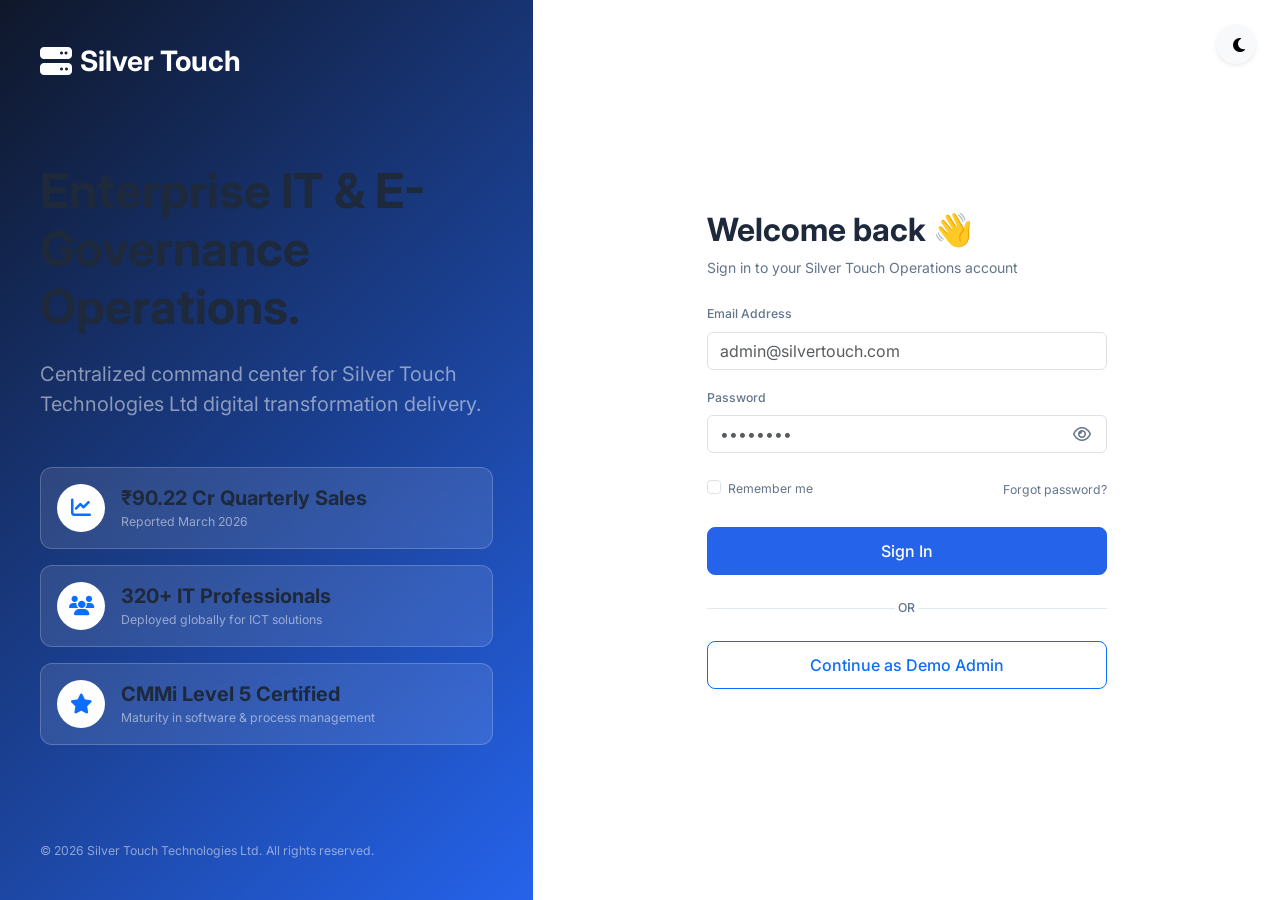
<file: login.html>
<!DOCTYPE html>
<html lang="en">
<head>
  <meta charset="UTF-8">
  <meta name="viewport" content="width=device-width, initial-scale=1.0">
  <title>Login | Silver Touch</title>
  
  <link href="https://fonts.googleapis.com/css2?family=Inter:wght@400;500;600;700&display=swap" rel="stylesheet">
  <link href="https://cdn.jsdelivr.net/npm/bootstrap@5.3.2/dist/css/bootstrap.min.css" rel="stylesheet">
  <link href="https://cdnjs.cloudflare.com/ajax/libs/font-awesome/6.5.0/css/all.min.css" rel="stylesheet">
  <link href="css/style.css" rel="stylesheet">
  <link href="css/dark-mode.css" rel="stylesheet">
</head>
<body class="auth-page">

  <div class="row g-0 h-100">
    
    <!-- Left Decorative Panel -->
    <div class="col-lg-5 d-none d-lg-block login-left-panel">
      <div class="d-flex flex-column h-100">
        
        <div class="d-flex align-items-center gap-2 mb-auto">
          <i class="fas fa-server fs-2"></i>
          <span class="fs-3 fw-bold">Silver Touch</span>
        </div>

        <div class="my-auto">
          <h1 class="display-5 fw-bold mb-4">Enterprise IT & E-Governance Operations.</h1>
          <p class="fs-5 text-white-50 mb-5">Centralized command center for Silver Touch Technologies Ltd digital transformation delivery.</p>

          <div class="decorative-card delay-1">
            <div class="d-flex align-items-center gap-3">
              <div class="icon-circle bg-white text-primary">
                <i class="fas fa-chart-line"></i>
              </div>
              <div>
                <h5 class="mb-0 fw-bold">₹90.22 Cr Quarterly Sales</h5>
                <small class="text-white-50">Reported March 2026</small>
              </div>
            </div>
          </div>

          <div class="decorative-card delay-3">
            <div class="d-flex align-items-center gap-3">
              <div class="icon-circle bg-white text-primary">
                <i class="fas fa-users"></i>
              </div>
              <div>
                <h5 class="mb-0 fw-bold">320+ IT Professionals</h5>
                <small class="text-white-50">Deployed globally for ICT solutions</small>
              </div>
            </div>
          </div>

          <div class="decorative-card delay-5">
            <div class="d-flex align-items-center gap-3">
              <div class="icon-circle bg-white text-primary">
                <i class="fas fa-star"></i>
              </div>
              <div>
                <h5 class="mb-0 fw-bold">CMMi Level 5 Certified</h5>
                <small class="text-white-50">Maturity in software & process management</small>
              </div>
            </div>
          </div>
        </div>

        <div class="mt-auto small text-white-50">
          &copy; 2026 Silver Touch Technologies Ltd. All rights reserved.
        </div>
      </div>
    </div>

    <!-- Right Login Panel -->
    <div class="col-12 col-lg-7 login-right-panel position-relative">
      
      <!-- Top Right Corner Controls -->
      <div class="position-absolute top-0 end-0 p-4">
        <button class="btn btn-light rounded-circle shadow-sm btn-circle-40" id="darkModeToggleAuth">
          <i class="fas fa-moon"></i>
        </button>
      </div>

      <div class="login-form-container">
        <!-- Logo for mobile -->
        <div class="d-flex align-items-center gap-2 mb-5 d-lg-none text-primary justify-content-center">
          <i class="fas fa-server fs-2"></i>
          <span class="fs-3 fw-bold text-dark app-title">Silver Touch</span>
        </div>

        <h2 class="fw-bold mb-2">Welcome back 👋</h2>
        <p class="text-muted mb-4">Sign in to your Silver Touch Operations account</p>

        <div id="loginAlert" class="alert alert-danger d-none py-2 px-3 small rounded-3 border-0 bg-danger-light text-danger mb-4">
          <i class="fas fa-exclamation-circle me-1"></i> Invalid email or password. Please try again.
        </div>

        <form id="loginForm">
          <div class="mb-3">
            <label class="form-label text-muted small fw-medium">Email Address</label>
            <div class="position-relative">
              <input type="email" class="form-control" id="loginEmail" placeholder="admin@silvertouch.com">
            </div>
          </div>

          <div class="mb-4">
            <label class="form-label text-muted small fw-medium">Password</label>
            <div class="position-relative">
              <input type="password" class="form-control pe-5" id="loginPassword" placeholder="••••••••">
              <button type="button" class="btn border-0 position-absolute end-0 top-50 translate-middle-y text-muted" id="togglePass">
                <i class="far fa-eye"></i>
              </button>
            </div>
          </div>

          <div class="d-flex justify-content-between align-items-center mb-4">
            <div class="form-check">
              <input type="checkbox" class="form-check-input" id="rememberMe">
              <label class="form-check-label small text-muted" for="rememberMe">Remember me</label>
            </div>
            <a href="#" class="small text-muted text-decoration-none hover-primary">Forgot password?</a>
          </div>

          <button type="submit" class="btn btn-primary w-100 mb-4 btn-h48">Sign In</button>
        </form>

        <div class="divider-text mb-4 text-muted small text-uppercase fw-medium">or</div>

        <button type="button" id="demoBtn" class="btn btn-outline-primary w-100 btn-h48">
          <span class="btn-text">Continue as Demo Admin</span>
          <span class="spinner-border spinner-border-sm d-none ms-2" role="status"></span>
        </button>

      </div>
    </div>

  </div>

  <script src="https://code.jquery.com/jquery-3.7.1.min.js"></script>
  <script src="js/validation.js"></script>
  <script>
    $(document).ready(function() {
      // Dark mode toggle for auth page
      const darkModeToggle = $('#darkModeToggleAuth');
      const body = $('body');
      
      if (localStorage.getItem('shopsphere-theme') === 'dark') {
        body.addClass('dark-mode');
        darkModeToggle.find('i').removeClass('fa-moon').addClass('fa-sun');
        $('.app-title').removeClass('text-dark').addClass('text-white');
      }

      darkModeToggle.on('click', function () {
        body.toggleClass('dark-mode');
        const isDark = body.hasClass('dark-mode');
        localStorage.setItem('shopsphere-theme', isDark ? 'dark' : 'light');
        $(this).find('i').toggleClass('fa-moon fa-sun');
        if(isDark) {
          $('.app-title').removeClass('text-dark').addClass('text-white');
        } else {
          $('.app-title').removeClass('text-white').addClass('text-dark');
        }
      });

      // Show/hide password
      $('#togglePass').on('click', function() {
        const input = $('#loginPassword');
        const icon = $(this).find('i');
        if (input.attr('type') === 'password') {
          input.attr('type', 'text');
          icon.removeClass('fa-eye').addClass('fa-eye-slash');
        } else {
          input.attr('type', 'password');
          icon.removeClass('fa-eye-slash').addClass('fa-eye');
        }
      });

      // Clear errors on focus
      $('input').on('focus', function() {
        clearFieldError($(this).attr('id'));
        $('#loginAlert').addClass('d-none');
      });

      // Login form submit
      $('#loginForm').on('submit', function(e) {
        e.preventDefault();
        $('#loginAlert').addClass('d-none');
        clearAllErrors('loginForm');
        
        let isValid = true;
        const email = $('#loginEmail').val();
        const pwd = $('#loginPassword').val();

        if (validateRequired(email, 'Email') || validateEmail(email)) {
          showFieldError('loginEmail', 'Please enter a valid email address.');
          isValid = false;
        }

        if (validateRequired(pwd, 'Password') || pwd.length < 6) {
          showFieldError('loginPassword', 'Password must be at least 6 characters.');
          isValid = false;
        }

        if (isValid) {
          if (email === 'admin@silvertouch.com' && pwd === 'Admin@123') {
            window.location.href = 'index.html';
          } else {
            $('#loginAlert').removeClass('d-none');
          }
        }
      });

      // Demo login
      $('#demoBtn').on('click', function() {
        const btn = $(this);
        btn.prop('disabled', true);
        btn.find('.spinner-border').removeClass('d-none');
        
        setTimeout(() => {
          window.location.href = 'index.html';
        }, 800);
      });
    });
  </script>
</body>
</html>
</file>
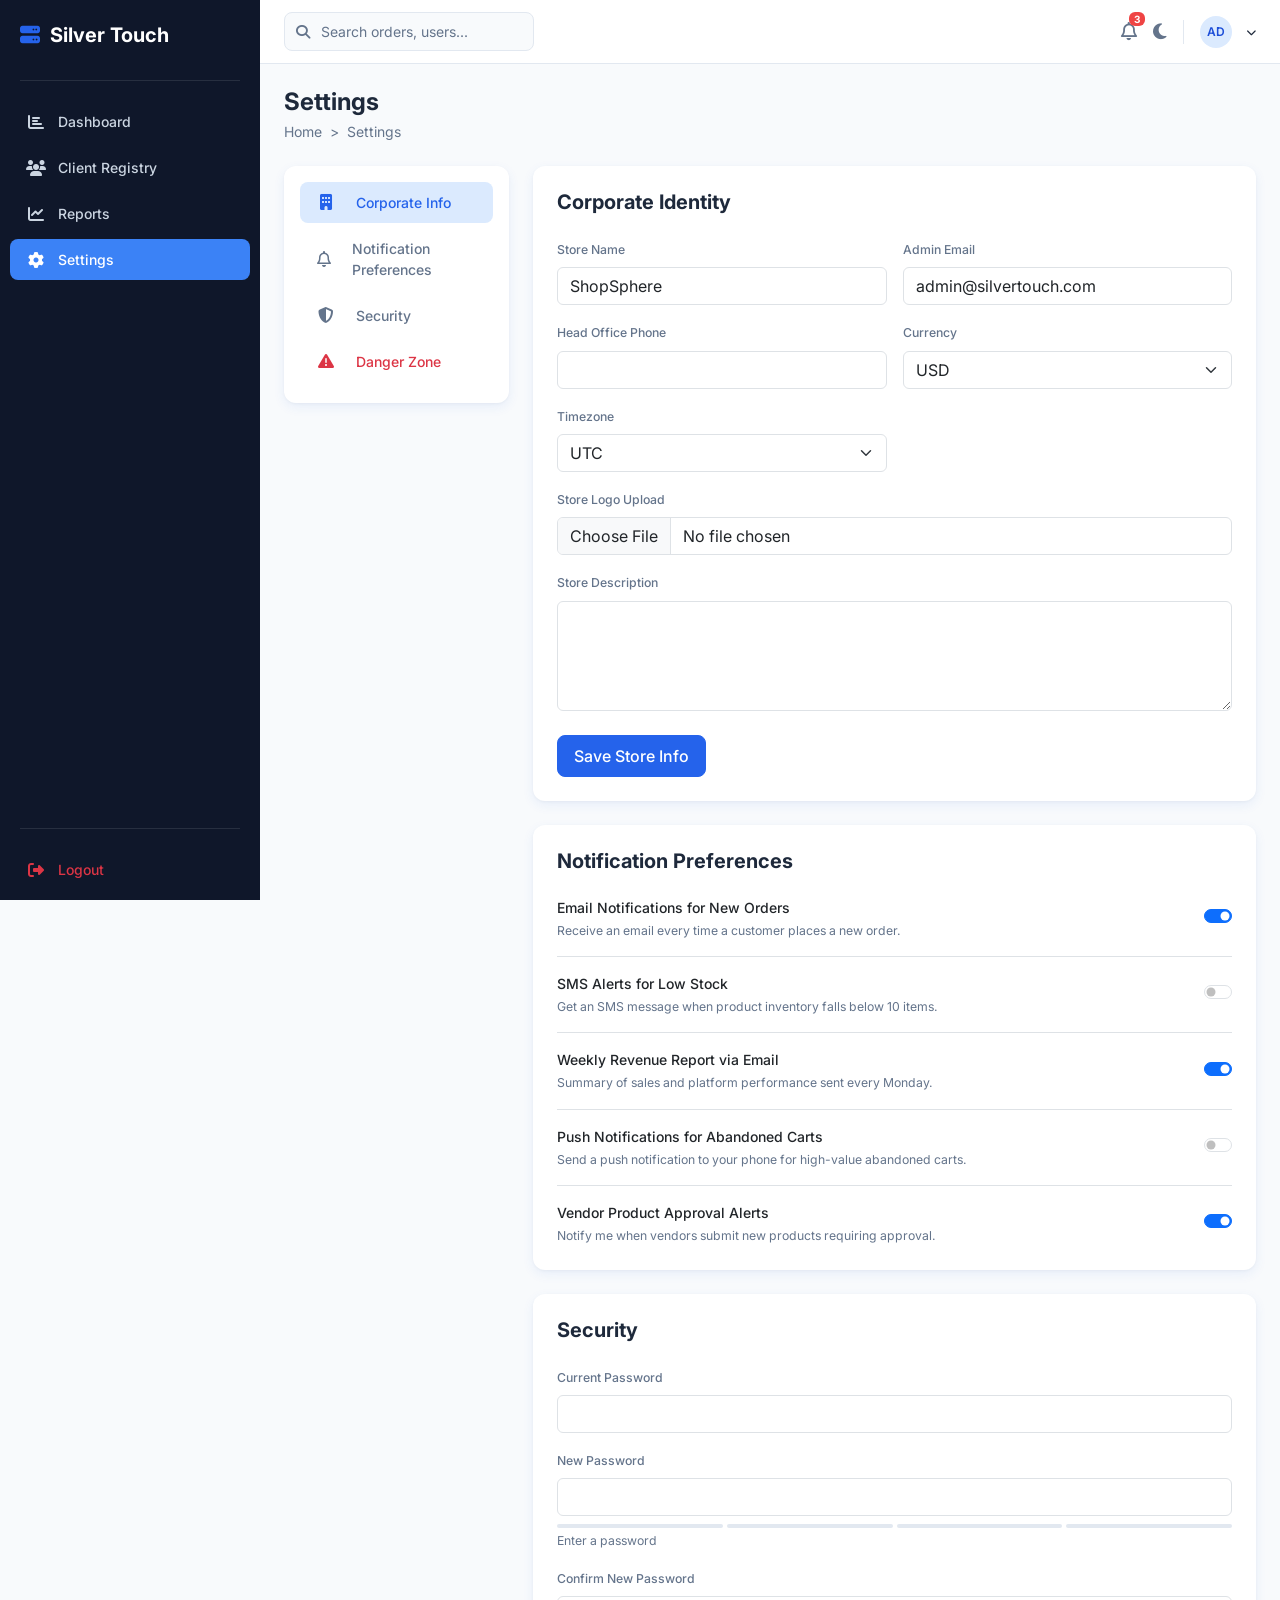
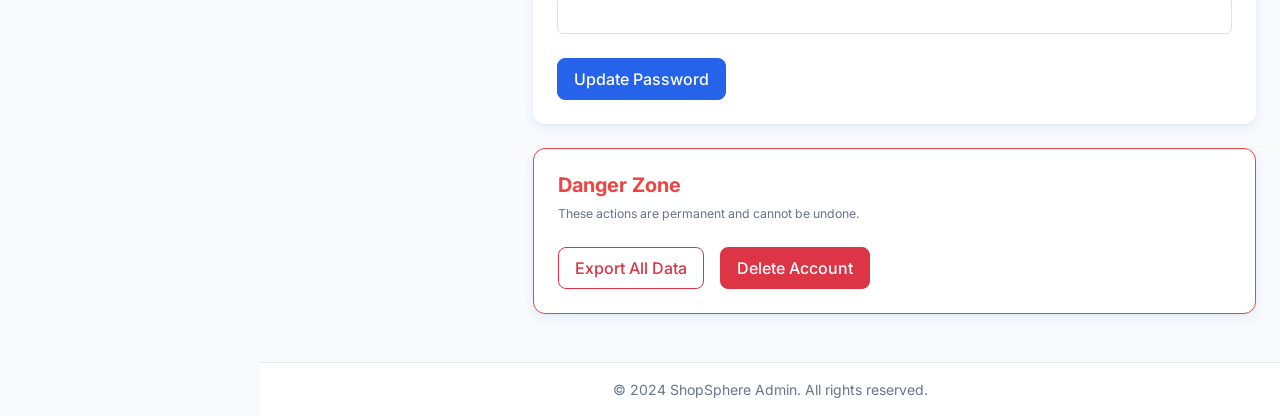
<file: settings.html>
<!DOCTYPE html>
<html lang="en">
<head>
  <meta charset="UTF-8">
  <meta name="viewport" content="width=device-width, initial-scale=1.0">
  <title>Settings | Silver Touch</title>
  
  <link href="https://fonts.googleapis.com/css2?family=Inter:wght@400;500;600;700&display=swap" rel="stylesheet">
  <link href="https://cdn.jsdelivr.net/npm/bootstrap@5.3.2/dist/css/bootstrap.min.css" rel="stylesheet">
  <link href="https://cdnjs.cloudflare.com/ajax/libs/font-awesome/6.5.0/css/all.min.css" rel="stylesheet">
  <link href="css/style.css" rel="stylesheet">
  <link href="css/dark-mode.css" rel="stylesheet">
  <style>
    .settings-nav .nav-link {
      color: var(--text-secondary);
      border-radius: 8px;
      padding: 10px 16px;
      margin-bottom: 5px;
      font-weight: 500;
    }
    .settings-nav .nav-link:hover, .settings-nav .nav-link.active {
      background-color: var(--primary-light);
      color: var(--primary);
    }
    body.dark-mode .settings-nav .nav-link:hover, body.dark-mode .settings-nav .nav-link.active {
      background-color: rgba(99, 102, 241, 0.2);
    }
  </style>
</head>
<body>

  <div class="sidebar-overlay d-none" id="sidebarOverlay"></div>

  <aside class="sidebar" id="sidebar">
    <div class="sidebar-header">
      <a href="index.html" class="sidebar-logo">
        <i class="fas fa-server"></i> Silver Touch
      </a>
      <button id="sidebarClose"><i class="fas fa-times"></i></button>
    </div>
    <div class="sidebar-divider"></div>
    <nav class="sidebar-nav">
      <a href="index.html" class="nav-link"><i class="fas fa-chart-bar"></i> Dashboard</a>
      <a href="users.html" class="nav-link"><i class="fas fa-users"></i> Client Registry</a>
      <a href="reports.html" class="nav-link"><i class="fas fa-chart-line"></i> Reports</a>
      <a href="settings.html" class="nav-link active"><i class="fas fa-cog"></i> Settings</a>
    </nav>
    <div class="sidebar-divider"></div>
    <div class="sidebar-footer">
      <a href="login.html" class="nav-link text-danger"><i class="fas fa-sign-out-alt"></i> Logout</a>
    </div>
  </aside>

  <div class="main-content">
    
    <header class="topbar">
      <div class="topbar-left">
        <button id="sidebarToggle"><i class="fas fa-bars"></i></button>
        <div class="search-container d-none d-md-block">
          <i class="fas fa-search"></i>
          <input type="text" placeholder="Search orders, users...">
        </div>
      </div>
      <div class="topbar-right">
        <div class="dropdown">
          <button class="icon-btn" data-bs-toggle="dropdown" aria-expanded="false">
            <i class="far fa-bell"></i>
            <span class="badge">3</span>
          </button>
          <ul class="dropdown-menu dropdown-menu-end shadow p-0 notification-dropdown">
            <li class="p-3 border-bottom fw-bold d-flex justify-content-between align-items-center">
              Notifications
              <span class="badge bg-primary rounded-pill">3 new</span>
            </li>
            <li class="p-3 border-bottom d-flex gap-3 text-wrap">
              <div class="icon-circle-sm bg-accent-light"><i class="fas fa-check text-accent text-12"></i></div>
              <div><div class="small fw-medium">Order #SS-4821 Delivered</div><div class="text-muted text-11">2 mins ago</div></div>
            </li>
            <li class="p-3 border-bottom d-flex gap-3">
              <div class="icon-circle-sm bg-primary-light"><i class="fas fa-user-plus text-primary text-12"></i></div>
              <div><div class="small fw-medium">New User Registration</div><div class="text-muted text-11">15 mins ago</div></div>
            </li>
            <li class="p-3 border-bottom d-flex gap-3">
              <div class="icon-circle-sm bg-warning-light"><i class="fas fa-exclamation text-warning text-12"></i></div>
              <div><div class="small fw-medium">Low Stock Alert</div><div class="text-muted text-11">1 hr ago</div></div>
            </li>
            <li class="p-2 text-center border-top">
              <a class="small text-decoration-none" href="#">Mark all as read</a>
            </li>
          </ul>
        </div>
        <button class="icon-btn" id="darkModeToggle">
          <i class="fas fa-moon"></i>
        </button>
        <div class="topbar-divider"></div>
        <div class="dropdown">
          <button class="user-dropdown" data-bs-toggle="dropdown">
            <div class="avatar">AD</div>
            <i class="fas fa-chevron-down ms-1 dropdown-chevron"></i>
          </button>
          <ul class="dropdown-menu dropdown-menu-end shadow">
            <li><a class="dropdown-item" href="#"><i class="fas fa-user-circle me-2 text-muted"></i>My Profile</a></li>
            <li><a class="dropdown-item" href="settings.html"><i class="fas fa-cog me-2 text-muted"></i>Account Settings</a></li>
            <li><hr class="dropdown-divider"></li>
            <li><a class="dropdown-item text-danger" href="login.html"><i class="fas fa-sign-out-alt me-2 text-danger"></i>Sign Out</a></li>
          </ul>
        </div>
      </div>
    </header>

    <main class="page-content">
      
      <div class="page-header">
        <div>
          <h4 class="mb-1">Settings</h4>
          <p class="breadcrumb">Home <span class="mx-2">&gt;</span> Settings</p>
        </div>
      </div>

      <div class="row">
        <!-- Settings Sidebar -->
        <div class="col-lg-3 mb-4">
          <div class="card p-3 sticky-top sticky-nav-88">
            <nav class="nav flex-column settings-nav">
              <a class="nav-link active" href="#store-info"><i class="fas fa-building me-2"></i> Corporate Info</a>
              <a class="nav-link" href="#notifications"><i class="far fa-bell me-2"></i> Notification Preferences</a>
              <a class="nav-link" href="#security"><i class="fas fa-shield-alt me-2"></i> Security</a>
              <a class="nav-link text-danger" href="#danger-zone"><i class="fas fa-exclamation-triangle me-2"></i> Danger Zone</a>
            </nav>
          </div>
        </div>

        <!-- Settings Content -->
        <div class="col-lg-9">
          
          <!-- Store Information -->
          <div id="store-info" class="card p-4 mb-4">
            <h5 class="mb-4">Corporate Identity</h5>
            <form id="storeForm">
              <div class="row g-3">
                <div class="col-md-6">
                  <label class="form-label text-muted small fw-medium">Store Name</label>
                  <input type="text" class="form-control" id="storeName" value="ShopSphere" required>
                </div>
                <div class="col-md-6">
                  <label class="form-label text-muted small fw-medium">Admin Email</label>
                  <input type="email" class="form-control" id="storeEmail" value="admin@silvertouch.com" required>
                </div>
                <div class="col-md-6">
                  <label class="form-label text-muted small fw-medium">Head Office Phone</label>
                  <input type="tel" class="form-control" id="storePhone">
                </div>
                <div class="col-md-6">
                  <label class="form-label text-muted small fw-medium">Currency</label>
                  <select class="form-select" id="storeCurrency">
                    <option value="USD">USD</option>
                    <option value="EUR">EUR</option>
                    <option value="GBP">GBP</option>
                    <option value="INR">INR</option>
                  </select>
                </div>
                <div class="col-md-6">
                  <label class="form-label text-muted small fw-medium">Timezone</label>
                  <select class="form-select" id="storeTimezone">
                    <option value="UTC">UTC</option>
                    <option value="UTC+5:30">UTC+5:30</option>
                    <option value="UTC-5">UTC-5</option>
                    <option value="UTC+1">UTC+1</option>
                  </select>
                </div>
                <div class="col-12">
                  <label class="form-label text-muted small fw-medium">Store Logo Upload</label>
                  <input type="file" class="form-control" id="storeLogo">
                </div>
                <div class="col-12">
                  <label class="form-label text-muted small fw-medium">Store Description</label>
                  <textarea class="form-control" id="storeDesc" rows="4"></textarea>
                </div>
                <div class="col-12 mt-4">
                  <button type="submit" class="btn btn-primary">Save Store Info</button>
                </div>
              </div>
            </form>
          </div>

          <!-- Notification Preferences -->
          <div id="notifications" class="card p-4 mb-4">
            <h5 class="mb-4">Notification Preferences</h5>
            
            <div class="d-flex justify-content-between align-items-center border-bottom pb-3 mb-3">
              <div>
                <div class="fw-medium">Email Notifications for New Orders</div>
                <div class="small text-muted mt-1">Receive an email every time a customer places a new order.</div>
              </div>
              <div class="form-check form-switch ps-0">
                <input class="form-check-input ms-0 float-end" type="checkbox" checked>
              </div>
            </div>
            
            <div class="d-flex justify-content-between align-items-center border-bottom pb-3 mb-3">
              <div>
                <div class="fw-medium">SMS Alerts for Low Stock</div>
                <div class="small text-muted mt-1">Get an SMS message when product inventory falls below 10 items.</div>
              </div>
              <div class="form-check form-switch ps-0">
                <input class="form-check-input ms-0 float-end" type="checkbox">
              </div>
            </div>
            
            <div class="d-flex justify-content-between align-items-center border-bottom pb-3 mb-3">
              <div>
                <div class="fw-medium">Weekly Revenue Report via Email</div>
                <div class="small text-muted mt-1">Summary of sales and platform performance sent every Monday.</div>
              </div>
              <div class="form-check form-switch ps-0">
                <input class="form-check-input ms-0 float-end" type="checkbox" checked>
              </div>
            </div>
            
            <div class="d-flex justify-content-between align-items-center border-bottom pb-3 mb-3">
              <div>
                <div class="fw-medium">Push Notifications for Abandoned Carts</div>
                <div class="small text-muted mt-1">Send a push notification to your phone for high-value abandoned carts.</div>
              </div>
              <div class="form-check form-switch ps-0">
                <input class="form-check-input ms-0 float-end" type="checkbox">
              </div>
            </div>

            <div class="d-flex justify-content-between align-items-center">
              <div>
                <div class="fw-medium">Vendor Product Approval Alerts</div>
                <div class="small text-muted mt-1">Notify me when vendors submit new products requiring approval.</div>
              </div>
              <div class="form-check form-switch ps-0">
                <input class="form-check-input ms-0 float-end" type="checkbox" checked>
              </div>
            </div>

          </div>

          <!-- Security -->
          <div id="security" class="card p-4 mb-4">
            <h5 class="mb-4">Security</h5>
            <form id="passwordForm">
              <div class="row g-3">
                <div class="col-12">
                  <label class="form-label text-muted small fw-medium">Current Password</label>
                  <input type="password" class="form-control" id="currentPassword" required>
                </div>
                <div class="col-12">
                  <label class="form-label text-muted small fw-medium">New Password</label>
                  <input type="password" class="form-control" id="newPassword" required>
                  
                  <div class="password-strength mt-2">
                    <div class="strength-segments d-flex gap-1">
                      <div class="segment" id="seg1"></div>
                      <div class="segment" id="seg2"></div>
                      <div class="segment" id="seg3"></div>
                      <div class="segment" id="seg4"></div>
                    </div>
                    <small id="strengthLabel" class="text-muted mt-1 d-block">Enter a password</small>
                  </div>

                </div>
                <div class="col-12">
                  <label class="form-label text-muted small fw-medium">Confirm New Password</label>
                  <input type="password" class="form-control" id="confirmPassword" required>
                </div>
                <div class="col-12 mt-4">
                  <button type="submit" class="btn btn-primary">Update Password</button>
                </div>
              </div>
            </form>
          </div>

          <!-- Danger Zone -->
          <div id="danger-zone" class="card p-4 danger-zone">
            <h5 class="mb-2 card-title">Danger Zone</h5>
            <p class="text-muted mb-4 small">These actions are permanent and cannot be undone.</p>
            <div class="d-flex flex-wrap gap-3">
              <button class="btn btn-outline-danger" id="exportDataBtn">Export All Data</button>
              <button class="btn btn-danger" id="deleteAccountBtn">Delete Account</button>
            </div>
          </div>

        </div>
      </div>

    </main>

    <footer class="footer">
      &copy; 2024 ShopSphere Admin. All rights reserved.
    </footer>
  </div>

  <!-- Reusable Confirmation Modal -->
  <div class="modal fade" id="confirmModal" tabindex="-1">
    <div class="modal-dialog modal-dialog-centered">
      <div class="modal-content">
        <div class="modal-header border-0 pb-0">
          <h5 class="modal-title fw-semibold" id="confirmModalTitle">Confirm Action</h5>
          <button type="button" class="btn-close" data-bs-dismiss="modal"></button>
        </div>
        <div class="modal-body" id="confirmModalBody">
          Are you sure?
        </div>
        <div class="modal-footer border-0">
          <button class="btn btn-outline-secondary" data-bs-dismiss="modal">Cancel</button>
          <button class="btn btn-danger" id="confirmModalAction">Confirm</button>
        </div>
      </div>
    </div>
  </div>

  <div id="toastContainer" class="position-fixed bottom-0 end-0 p-3 toast-wrapper"></div>

  <script src="https://code.jquery.com/jquery-3.7.1.min.js"></script>
  <script src="https://cdn.jsdelivr.net/npm/bootstrap@5.3.2/dist/js/bootstrap.bundle.min.js"></script>
  
  <script src="js/main.js"></script>
  <script src="js/validation.js"></script>
  <script src="js/settings.js"></script>

</body>
</html>
</file>
<file: css/style.css>
:root {
  --primary: #2563eb;
  --primary-dark: #1d4ed8;
  --primary-light: #dbeafe;
  --accent: #0ea5e9;
  --accent-light: #e0f2fe;
  --danger: #ef4444;
  --danger-light: #fee2e2;
  --warning: #f59e0b;
  --warning-light: #fef3c7;
  --bg: #f8fafc;
  --surface: #ffffff;
  --sidebar-bg: #0f172a;
  --sidebar-text: #cbd5e1;
  --sidebar-active: #3b82f6;
  --text-primary: #1e293b;
  --text-secondary: #64748b;
  --border: #e2e8f0;
  --shadow: rgba(37, 99, 235, 0.08);
}

* {
  box-sizing: border-box;
  margin: 0;
  padding: 0;
}

body {
  font-family: 'Inter', sans-serif;
  background: var(--bg);
  color: var(--text-primary);
  font-size: 14px;
}

h1, h2, h3, h4, h5, h6 {
  font-weight: 700;
  color: var(--text-primary);
}

.text-muted {
  color: var(--text-secondary) !important;
}

a {
  text-decoration: none;
}

/* Sidebar styles */
.sidebar {
  position: fixed;
  top: 0;
  left: 0;
  width: 260px;
  height: 100vh;
  background-color: var(--sidebar-bg);
  z-index: 1000;
  transition: transform 0.3s ease;
  display: flex;
  flex-direction: column;
}

.sidebar-header {
  padding: 20px;
  display: flex;
  align-items: center;
  justify-content: space-between;
}

.sidebar-logo {
  display: flex;
  align-items: center;
  gap: 10px;
  font-size: 20px;
  font-weight: 700;
  color: white;
  text-decoration: none;
}

.sidebar-logo i {
  color: var(--primary);
}

.sidebar-divider {
  height: 1px;
  background-color: rgba(255, 255, 255, 0.1);
  margin: 10px 20px;
}

.sidebar-nav {
  padding: 10px;
  flex: 1;
  display: flex;
  flex-direction: column;
  gap: 5px;
}

.nav-link {
  display: flex;
  align-items: center;
  gap: 12px;
  padding: 10px 16px;
  border-radius: 8px;
  color: var(--sidebar-text);
  text-decoration: none;
  font-weight: 500;
  transition: all 0.2s ease;
}

.nav-link:hover {
  background-color: rgba(255, 255, 255, 0.07);
  color: white;
}

.nav-link.active {
  background-color: var(--sidebar-active);
  color: white;
}

.nav-link i {
  width: 20px;
  text-align: center;
  font-size: 16px;
}

.sidebar-footer {
  padding: 10px;
  margin-top: auto;
}

.sidebar-overlay {
  position: fixed;
  top: 0;
  left: 0;
  width: 100vw;
  height: 100vh;
  background: rgba(0, 0, 0, 0.5);
  z-index: 999;
}

#sidebarClose {
  background: none;
  border: none;
  color: white;
  font-size: 20px;
  display: none;
  cursor: pointer;
}

/* Main Content Wrapper */
.main-content {
  margin-left: 260px;
  min-height: 100vh;
  display: flex;
  flex-direction: column;
  transition: margin-left 0.3s ease;
}

/* Topbar styles */
.topbar {
  height: 64px;
  background-color: var(--surface);
  border-bottom: 1px solid var(--border);
  display: flex;
  align-items: center;
  justify-content: space-between;
  padding: 0 24px;
  position: sticky;
  top: 0;
  z-index: 100;
}

.topbar-left, .topbar-right {
  display: flex;
  align-items: center;
  gap: 16px;
}

#sidebarToggle {
  background: none;
  border: none;
  font-size: 20px;
  color: var(--text-primary);
  display: none;
  cursor: pointer;
}

.search-container {
  position: relative;
}

.search-container i {
  position: absolute;
  left: 12px;
  top: 50%;
  transform: translateY(-50%);
  color: var(--text-secondary);
}

.search-container input {
  padding: 8px 16px 8px 36px;
  border: 1px solid var(--border);
  border-radius: 8px;
  outline: none;
  width: 250px;
  font-size: 14px;
  background: var(--bg);
  transition: all 0.2s;
  color: var(--text-primary);
}

.search-container input::placeholder {
  color: var(--text-secondary);
}

.search-container input:focus {
  border-color: var(--primary);
  box-shadow: 0 0 0 2px var(--primary-light);
}

.icon-btn {
  background: none;
  border: none;
  color: var(--text-secondary);
  font-size: 18px;
  cursor: pointer;
  position: relative;
  transition: color 0.2s;
}

.icon-btn:hover {
  color: var(--text-primary);
}

.icon-btn .badge {
  position: absolute;
  top: -6px;
  right: -8px;
  background: var(--danger);
  color: white;
  font-size: 10px;
  border-radius: 6px;
  padding: 2px 5px;
}

.topbar-divider {
  width: 1px;
  height: 24px;
  background-color: var(--border);
}

.user-dropdown {
  display: flex;
  align-items: center;
  gap: 10px;
  cursor: pointer;
  background: none;
  border: none;
  color: var(--text-primary);
}

.avatar {
  width: 32px;
  height: 32px;
  border-radius: 50%;
  background-color: var(--primary-light);
  color: var(--primary-dark);
  display: flex;
  align-items: center;
  justify-content: center;
  font-weight: 600;
  font-size: 12px;
}

/* Page Content */
.page-content {
  flex: 1;
  padding: 24px;
}

.page-header {
  display: flex;
  justify-content: space-between;
  align-items: center;
  margin-bottom: 24px;
}

.breadcrumb {
  margin-bottom: 0;
  font-size: 14px;
  color: var(--text-secondary);
}

/* Footer */
.footer {
  background-color: var(--surface);
  border-top: 1px solid var(--border);
  padding: 16px;
  text-align: center;
  color: var(--text-secondary);
}

/* Components */
.card {
  background-color: var(--surface);
  border: none;
  border-radius: 12px;
  box-shadow: 0 1px 3px rgba(0,0,0,0.04), 0 4px 12px var(--shadow);
  margin-bottom: 24px;
  transition: transform 0.2s ease, box-shadow 0.2s ease;
}

.stat-card:hover {
  transform: translateY(-2px);
  box-shadow: 0 4px 16px rgba(99,102,241,0.14);
}

.icon-circle {
  width: 48px;
  height: 48px;
  border-radius: 50%;
  display: flex;
  align-items: center;
  justify-content: center;
  font-size: 20px;
}

.icon-circle-sm {
  width: 30px;
  height: 30px;
  border-radius: 50%;
  display: flex;
  align-items: center;
  justify-content: center;
  font-size: 14px;
}

.bg-primary-light { background-color: var(--primary-light); color: var(--primary); }
.bg-accent-light { background-color: var(--accent-light); color: var(--accent); }
.bg-warning-light { background-color: var(--warning-light); color: var(--warning); }
.bg-danger-light { background-color: var(--danger-light); color: var(--danger); }
.bg-purple-light { background-color: #ede9fe; color: #8b5cf6; }

.badge-status {
  padding: 4px 8px;
  border-radius: 6px;
  font-size: 12px;
  font-weight: 500;
  display: inline-flex;
  align-items: center;
  gap: 4px;
}

.badge-success { background-color: var(--accent-light); color: var(--accent); }
.badge-warning { background-color: var(--warning-light); color: var(--warning); }
.badge-danger { background-color: var(--danger-light); color: var(--danger); }

.btn {
  border-radius: 8px;
  font-weight: 500;
  padding: 8px 16px;
}

.btn-primary {
  background-color: var(--primary);
  border-color: var(--primary);
  color: white;
}

.btn-primary:hover {
  background-color: var(--primary-dark);
  border-color: var(--primary-dark);
  color: white;
}

/* Tables */
.table>thead {
  background-color: var(--bg);
}

.table>thead>tr>th {
  color: var(--text-secondary);
  font-weight: 600;
  text-transform: uppercase;
  font-size: 12px;
  border-bottom: 1px solid var(--border);
  padding: 12px 16px;
}

.table>tbody>tr>td {
  padding: 16px;
  vertical-align: middle;
  border-bottom: 1px solid var(--border);
  color: var(--text-primary);
}

.table>tbody>tr:hover {
  background-color: rgba(0,0,0,0.01);
}

/* Responsive */
@media (max-width: 992px) {
  .charts-row > .col-lg-8,
  .charts-row > .col-lg-4,
  .bottom-row > .col-lg-6 {
    width: 100%;
    margin-bottom: 24px;
  }
}

@media (max-width: 768px) {
  .sidebar {
    transform: translateX(-100%);
  }
  .sidebar.sidebar-open {
    transform: translateX(0);
  }
  .main-content {
    margin-left: 0;
  }
  #sidebarToggle {
    display: block;
  }
  #sidebarClose {
    display: block;
  }
  .page-header {
    flex-direction: column;
    align-items: flex-start;
    gap: 16px;
  }
}

/* Skeleton */
.skeleton-box {
  height: 14px;
  background: linear-gradient(90deg, #e2e8f0 25%, #f1f5f9 50%, #e2e8f0 75%);
  background-size: 200% 100%;
  animation: shimmer 1.4s infinite;
  border-radius: 4px;
}
@keyframes shimmer {
  0% { background-position: 200% 0; }
  100% { background-position: -200% 0; }
}

/* Password Strength */
.segment {
  height: 4px;
  flex: 1;
  background: #e2e8f0;
  border-radius: 2px;
  transition: background 0.3s;
}
.segment.weak { background: #ef4444; }
.segment.fair { background: #f59e0b; }
.segment.good { background: #6366f1; }
.segment.strong { background: #10b981; }

.danger-zone {
  border: 1px solid var(--danger) !important;
}

.danger-zone .card-title {
  color: var(--danger);
}

/* Activity Feed */
.activity-item {
  display: flex;
  gap: 16px;
  padding: 12px 0;
  border-bottom: 1px solid var(--border);
}
.activity-item:last-child {
  border-bottom: none;
  padding-bottom: 0;
}
.activity-icon {
  width: 32px;
  height: 32px;
  border-radius: 50%;
  display: flex;
  align-items: center;
  justify-content: center;
  font-size: 14px;
}

/* Auth Page overrides */
.auth-page {
  background: var(--bg);
  min-height: 100vh;
  margin-left: 0;
}

.login-left-panel {
  background: linear-gradient(135deg, var(--sidebar-bg) 0%, var(--primary) 100%);
  min-height: 100vh;
  padding: 40px;
  color: white;
  position: relative;
  overflow: hidden;
}

.decorative-card {
  background: rgba(255,255,255,0.1);
  backdrop-filter: blur(10px);
  border-radius: 12px;
  padding: 16px;
  margin-bottom: 16px;
  border: 1px solid rgba(255,255,255,0.2);
  animation: fadeUp 0.8s ease forwards;
  opacity: 0;
  transform: translateY(20px);
}

@keyframes fadeUp {
  to {
    opacity: 1;
    transform: translateY(0);
  }
}

.login-right-panel {
  min-height: 100vh;
  display: flex;
  align-items: center;
  justify-content: center;
  padding: 40px;
  background: var(--surface);
}

.login-form-container {
  width: 100%;
  max-width: 400px;
}

.divider-text {
  display: flex;
  align-items: center;
  text-align: center;
  color: var(--text-secondary);
}
.divider-text::before,
.divider-text::after {
  content: '';
  flex: 1;
  border-bottom: 1px solid var(--border);
}
.divider-text:not(:empty)::before {
  margin-right: .25em;
}
.divider-text:not(:empty)::after {
  margin-left: .25em;
}

/* Helper Utilities to Replace Inline Styles */
.dropdown-chevron { font-size: 10px; }
.chart-container-md { height: 300px; position: relative; }
.chart-container-lg { height: 350px; position: relative; }
.chart-center { display: flex; justify-content: center; align-items: center; }
.text-purple-icon { color: #8b5cf6; }
.status-dot { font-size: 6px; }
.toast-wrapper { z-index: 9999; }
.btn-h48 { height: 48px; }
.delay-1 { animation-delay: 0.1s; }
.delay-3 { animation-delay: 0.3s; }
.delay-5 { animation-delay: 0.5s; }
.btn-circle-40 { width: 40px; height: 40px; }
.status-filter-select { border-radius: 8px; height: 38px; }
.sticky-nav-88 { top: 88px; }

/* Skeleton Helper Classes */
.skel-20 { width: 20px; }
.skel-40 { width: 40px; }
.skel-60 { width: 60px; }
.skel-80 { width: 80px; }
.skel-90 { width: 90px; }
.skel-100 { width: 100px; }
.skel-110 { width: 110px; }
.skel-130 { width: 130px; }
.skel-140 { width: 140px; }
.skel-150 { width: 150px; }
.skel-160 { width: 160px; }
.skel-170 { width: 170px; }
.skel-180 { width: 180px; }

/* Dynamic Class Map for JS generation */
.avatar-bg-0 { background-color: var(--primary); color: white; }
.avatar-bg-1 { background-color: var(--accent); color: white; }
.avatar-bg-2 { background-color: var(--warning); color: white; }
.avatar-bg-3 { background-color: var(--danger); color: white; }
.avatar-bg-4 { background-color: #8b5cf6; color: white; }

.btn-icon-primary { color: var(--primary); }
.btn-icon-danger { color: var(--danger); }
.btn-icon-danger { color: var(--danger); }
.badge-neutral { background-color: #e2e8f0; color: #475569; }

/* Enhancements */
.notification-dropdown { width: 320px; }
.text-11 { font-size: 11px; }
.text-12 { font-size: 12px; }
.skeleton-text {
  height: 20px;
  width: 100px;
  background: linear-gradient(90deg, #e2e8f0 25%, #f1f5f9 50%, #e2e8f0 75%);
  background-size: 200% 100%;
  animation: shimmer 1.4s infinite;
  border-radius: 4px;
}
</file>
<file: css/dark-mode.css>
/* Dark mode overrides */
body.dark-mode {
  --bg: #0f172a;
  --surface: #1e293b;
  --border: #334155;
  --text-primary: #e2e8f0;
  --text-secondary: #94a3b8;
  --shadow: rgba(0, 0, 0, 0.2);
}

body.dark-mode .card,
body.dark-mode .topbar,
body.dark-mode .footer,
body.dark-mode .modal-content,
body.dark-mode .login-right-panel {
  background-color: var(--surface);
  border-color: var(--border);
}

body.dark-mode .search-container input,
body.dark-mode .form-control,
body.dark-mode .form-select {
  background-color: #334155;
  border-color: var(--border);
  color: var(--text-primary);
}

body.dark-mode .search-container input:focus,
body.dark-mode .form-control:focus,
body.dark-mode .form-select:focus {
  background-color: #334155;
  color: var(--text-primary);
  border-color: var(--primary);
}

body.dark-mode .table>thead {
  background-color: #0f172a;
}

body.dark-mode .table>thead>tr>th {
  border-bottom-color: var(--border);
  color: var(--text-secondary);
}

body.dark-mode .table>tbody>tr>td {
  border-bottom-color: var(--border);
  color: var(--text-primary);
}

body.dark-mode .table>tbody>tr:hover {
  background-color: rgba(255,255,255,0.03);
}

body.dark-mode .breadcrumb-item.active {
  color: var(--text-secondary);
}

body.dark-mode .dropdown-menu {
  background-color: var(--surface);
  border-color: var(--border);
}

body.dark-mode .dropdown-item {
  color: var(--text-primary);
}

body.dark-mode .dropdown-item:hover {
  background-color: #334155;
  color: var(--text-primary);
}

body.dark-mode .btn-close {
  filter: invert(1) grayscale(100%) brightness(200%);
}

body.dark-mode .activity-item {
  border-bottom-color: var(--border);
}

body.dark-mode .modal-header,
body.dark-mode .modal-footer {
  border-color: var(--border);
}

body.dark-mode .divider-text::before,
body.dark-mode .divider-text::after {
  border-bottom-color: var(--border);
}
</file>
